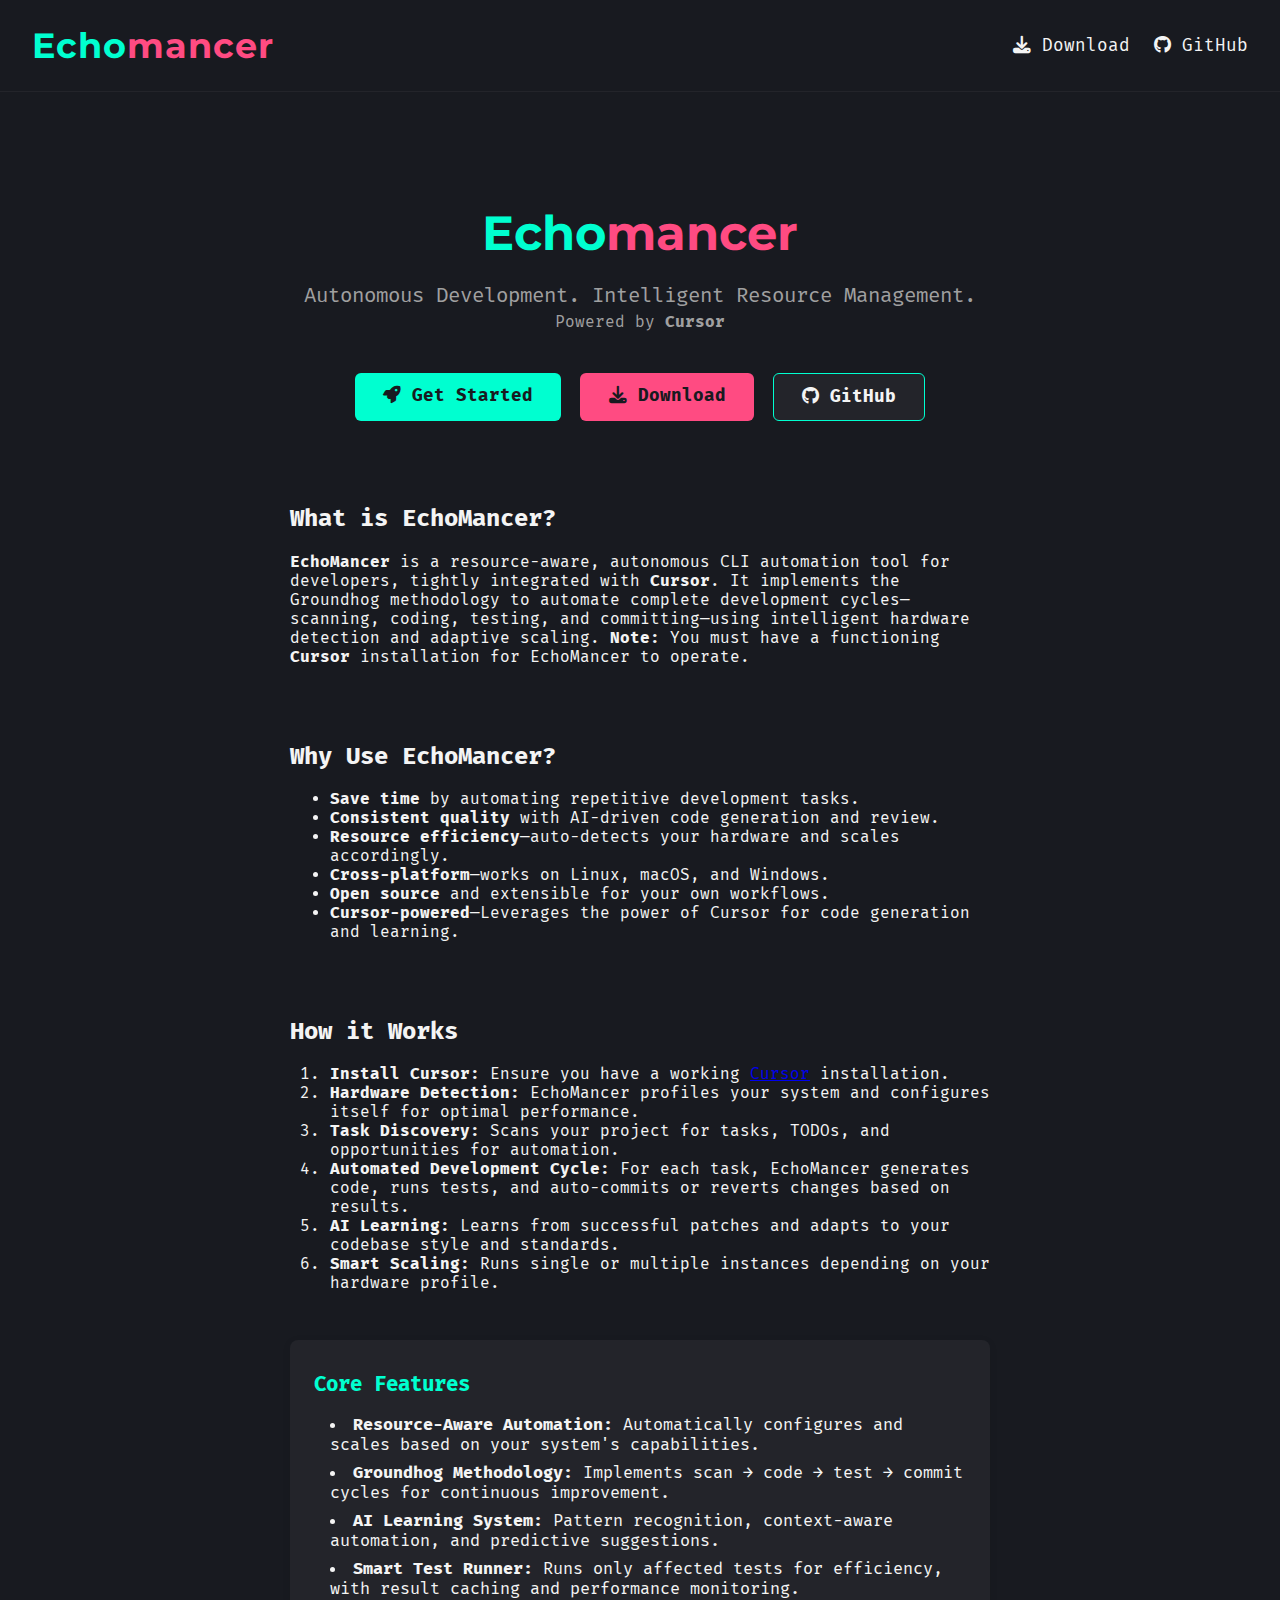
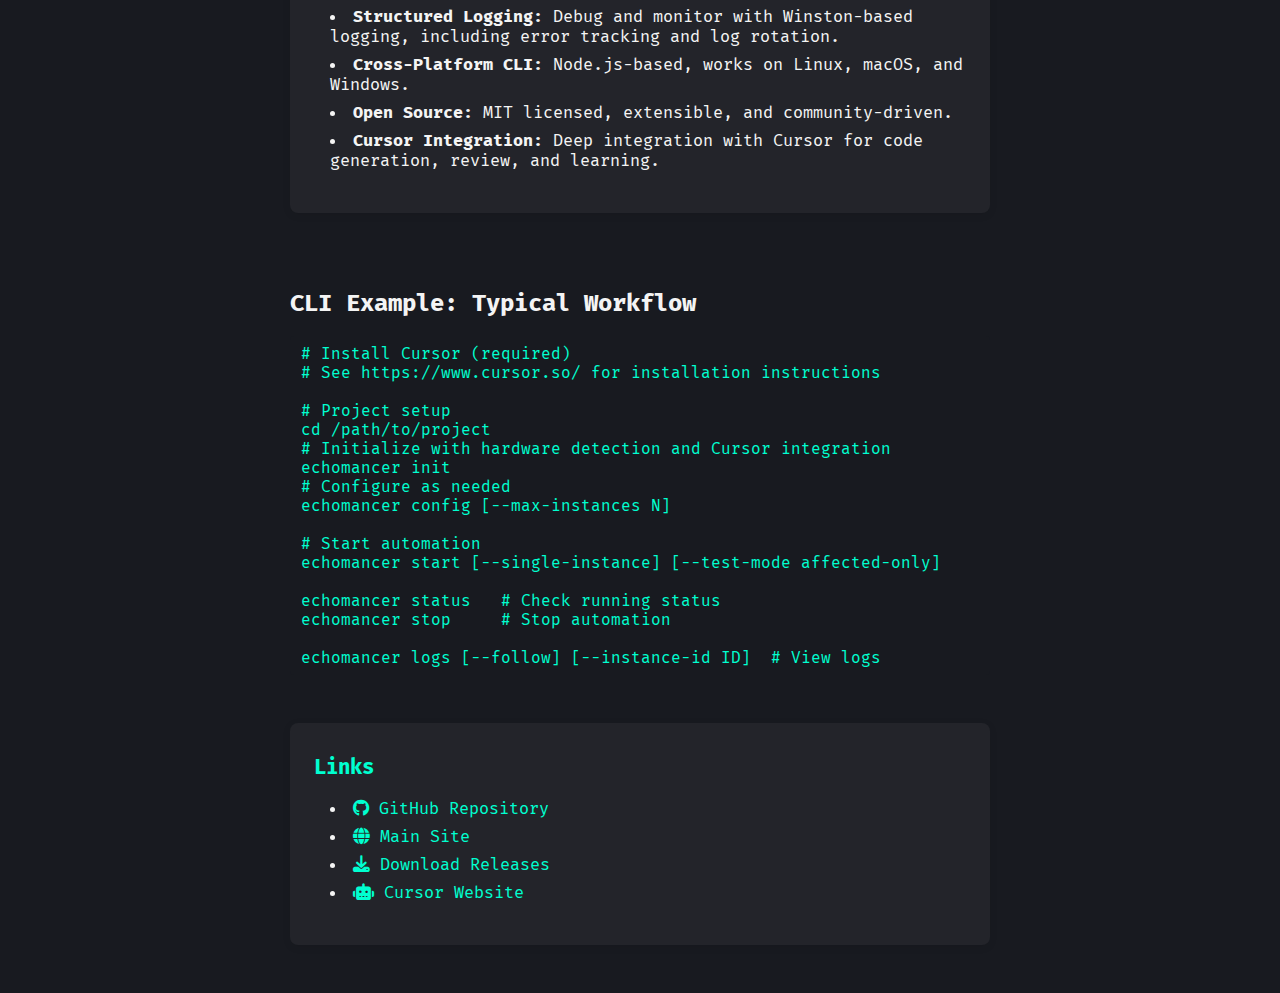
<file: index.html>
<!DOCTYPE html>
<html lang="en">
<head>
  <meta charset="UTF-8">
  <meta name="viewport" content="width=device-width, initial-scale=1.0">
  <title>EchoMancer – Autonomous Development. Intelligent Resource Management.</title>
  <link rel="stylesheet" href="css/style.css">
  <link href="https://fonts.googleapis.com/css2?family=Fira+Mono:wght@400;700&family=Montserrat:wght@700&display=swap" rel="stylesheet">
  <link rel="stylesheet" href="https://cdnjs.cloudflare.com/ajax/libs/font-awesome/6.5.0/css/all.min.css">
</head>
<body>
  <header class="site-header">
    <div class="logo-text">
      <span class="echo">Echo</span><span class="mancer">mancer</span>
    </div>
    <nav>
      <a href="https://github.com/secsovereign/echomancer/releases" class="nav-link" target="_blank"><i class="fa-solid fa-download"></i> Download</a>
      <a href="https://github.com/secsovereign/echomancer" class="nav-link" target="_blank"><i class="fa-brands fa-github"></i> GitHub</a>
    </nav>
  </header>
  <main>
    <section class="hero">
      <h1 class="project-title">
        <span class="echo">Echo</span><span class="mancer">mancer</span>
      </h1>
      <p class="tagline">Autonomous Development. Intelligent Resource Management.<br><span style="font-size:1rem;color:#A0A0A0;">Powered by <strong>Cursor</strong></span></p>
      <div class="cta-buttons">
        <a href="#cli" class="btn btn-primary"><i class="fa-solid fa-rocket"></i> Get Started</a>
        <a href="https://github.com/secsovereign/echomancer/releases" class="btn btn-secondary" target="_blank"><i class="fa-solid fa-download"></i> Download</a>
        <a href="https://github.com/secsovereign/echomancer" class="btn btn-tertiary" target="_blank"><i class="fa-brands fa-github"></i> GitHub</a>
      </div>
    </section>
    <section class="info-section" id="what">
      <h2>What is EchoMancer?</h2>
      <p><strong>EchoMancer</strong> is a resource-aware, autonomous CLI automation tool for developers, tightly integrated with <strong>Cursor</strong>. It implements the Groundhog methodology to automate complete development cycles—scanning, coding, testing, and committing—using intelligent hardware detection and adaptive scaling. <strong>Note:</strong> You must have a functioning <strong>Cursor</strong> installation for EchoMancer to operate.</p>
    </section>
    <section class="info-section" id="why">
      <h2>Why Use EchoMancer?</h2>
      <ul>
        <li><strong>Save time</strong> by automating repetitive development tasks.</li>
        <li><strong>Consistent quality</strong> with AI-driven code generation and review.</li>
        <li><strong>Resource efficiency</strong>—auto-detects your hardware and scales accordingly.</li>
        <li><strong>Cross-platform</strong>—works on Linux, macOS, and Windows.</li>
        <li><strong>Open source</strong> and extensible for your own workflows.</li>
        <li><strong>Cursor-powered</strong>—Leverages the power of Cursor for code generation and learning.</li>
      </ul>
    </section>
    <section class="info-section" id="how">
      <h2>How it Works</h2>
      <ol>
        <li><strong>Install Cursor:</strong> Ensure you have a working <a href="https://www.cursor.so/" target="_blank">Cursor</a> installation.</li>
        <li><strong>Hardware Detection:</strong> EchoMancer profiles your system and configures itself for optimal performance.</li>
        <li><strong>Task Discovery:</strong> Scans your project for tasks, TODOs, and opportunities for automation.</li>
        <li><strong>Automated Development Cycle:</strong> For each task, EchoMancer generates code, runs tests, and auto-commits or reverts changes based on results.</li>
        <li><strong>AI Learning:</strong> Learns from successful patches and adapts to your codebase style and standards.</li>
        <li><strong>Smart Scaling:</strong> Runs single or multiple instances depending on your hardware profile.</li>
      </ol>
    </section>
    <section class="features" id="features">
      <h2>Core Features</h2>
      <ul>
        <li><strong>Resource-Aware Automation:</strong> Automatically configures and scales based on your system's capabilities.</li>
        <li><strong>Groundhog Methodology:</strong> Implements scan → code → test → commit cycles for continuous improvement.</li>
        <li><strong>AI Learning System:</strong> Pattern recognition, context-aware automation, and predictive suggestions.</li>
        <li><strong>Smart Test Runner:</strong> Runs only affected tests for efficiency, with result caching and performance monitoring.</li>
        <li><strong>Structured Logging:</strong> Debug and monitor with Winston-based logging, including error tracking and log rotation.</li>
        <li><strong>Cross-Platform CLI:</strong> Node.js-based, works on Linux, macOS, and Windows.</li>
        <li><strong>Open Source:</strong> MIT licensed, extensible, and community-driven.</li>
        <li><strong>Cursor Integration:</strong> Deep integration with Cursor for code generation, review, and learning.</li>
      </ul>
    </section>
    <section class="info-section" id="cli">
      <h2>CLI Example: Typical Workflow</h2>
      <pre><code># Install Cursor (required)
# See https://www.cursor.so/ for installation instructions

# Project setup
cd /path/to/project
# Initialize with hardware detection and Cursor integration
echomancer init
# Configure as needed
echomancer config [--max-instances N]

# Start automation
echomancer start [--single-instance] [--test-mode affected-only]

echomancer status   # Check running status
echomancer stop     # Stop automation

echomancer logs [--follow] [--instance-id ID]  # View logs
</code></pre>
    </section>
    <section class="links">
      <h2>Links</h2>
      <ul>
        <li><a href="https://github.com/secsovereign/echomancer" target="_blank"><i class="fa-brands fa-github"></i> GitHub Repository</a></li>
        <li><a href="https://echomancer.com" target="_blank"><i class="fa-solid fa-globe"></i> Main Site</a></li>
        <li><a href="https://github.com/secsovereign/echomancer/releases" target="_blank"><i class="fa-solid fa-download"></i> Download Releases</a></li>
        <li><a href="https://www.cursor.so/" target="_blank"><i class="fa-solid fa-robot"></i> Cursor Website</a></li>
      </ul>
    </section>
  </main>
</body>
</html>
</file>
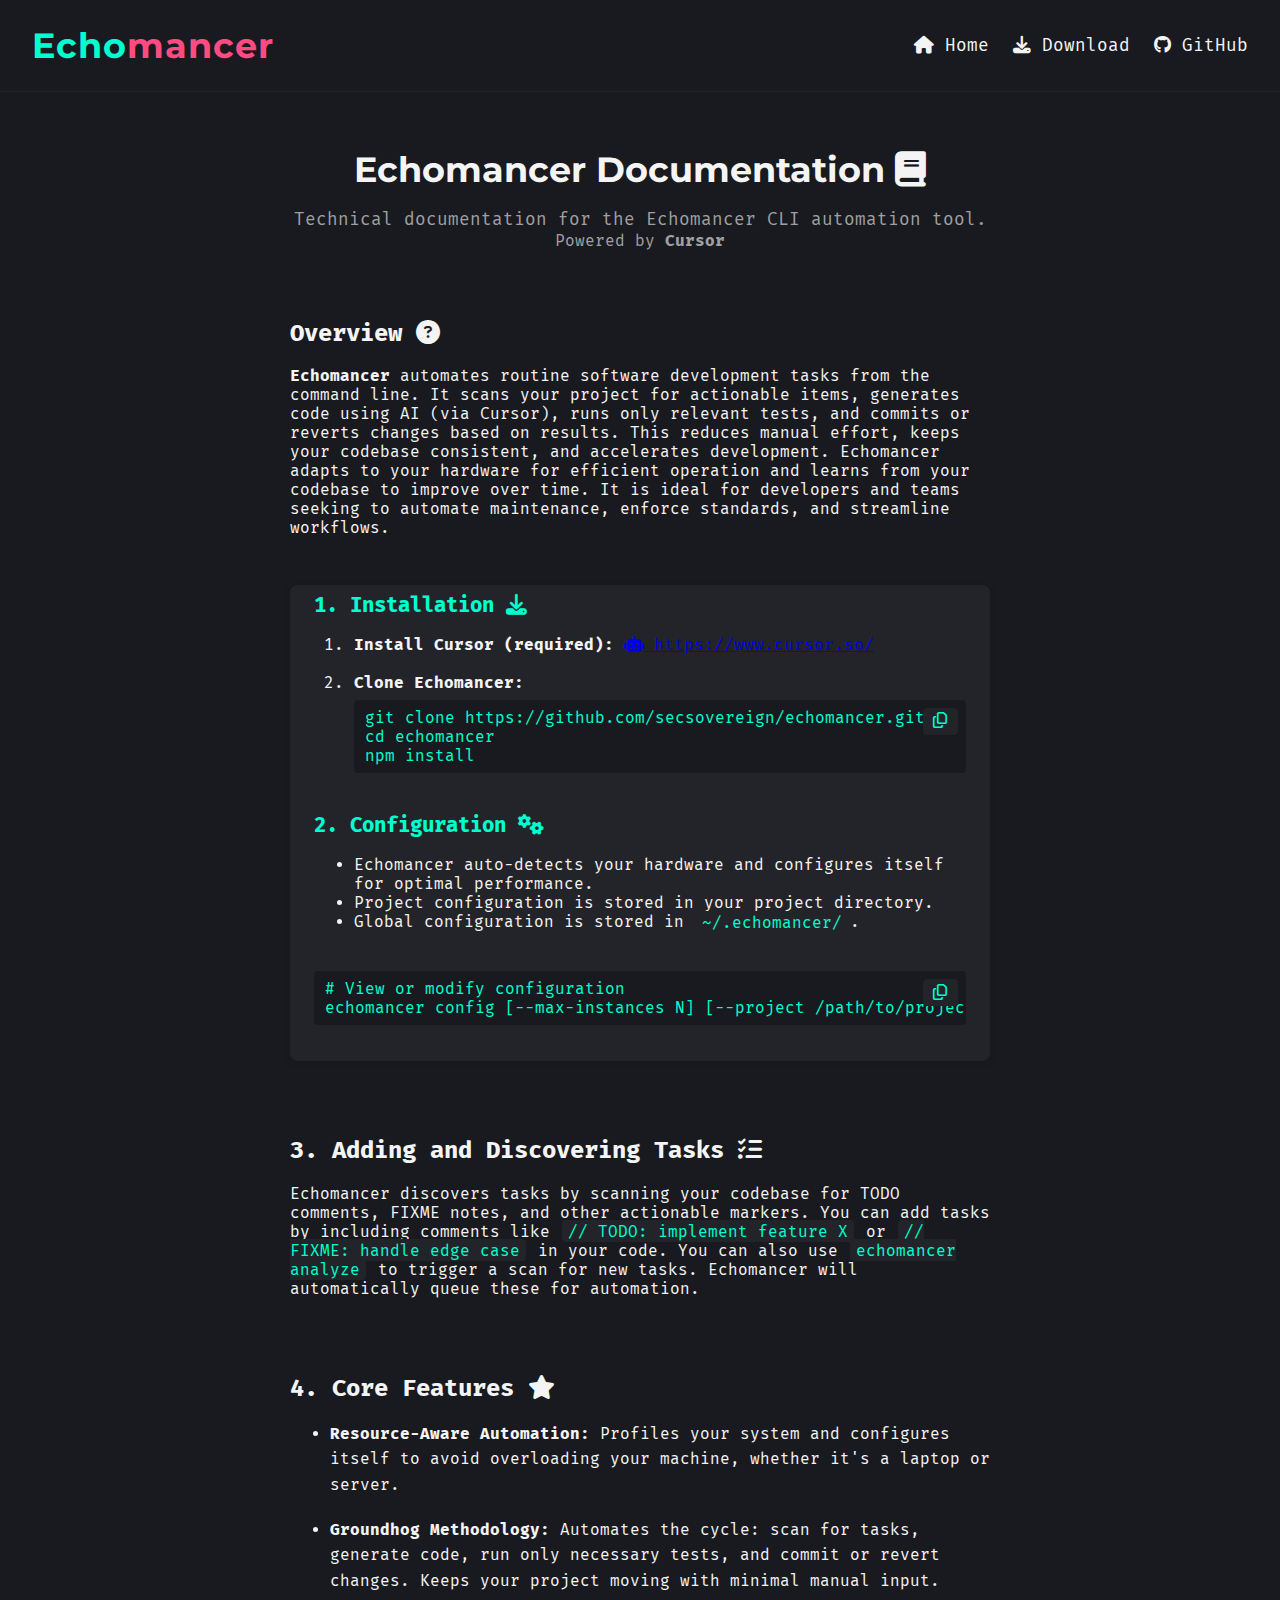
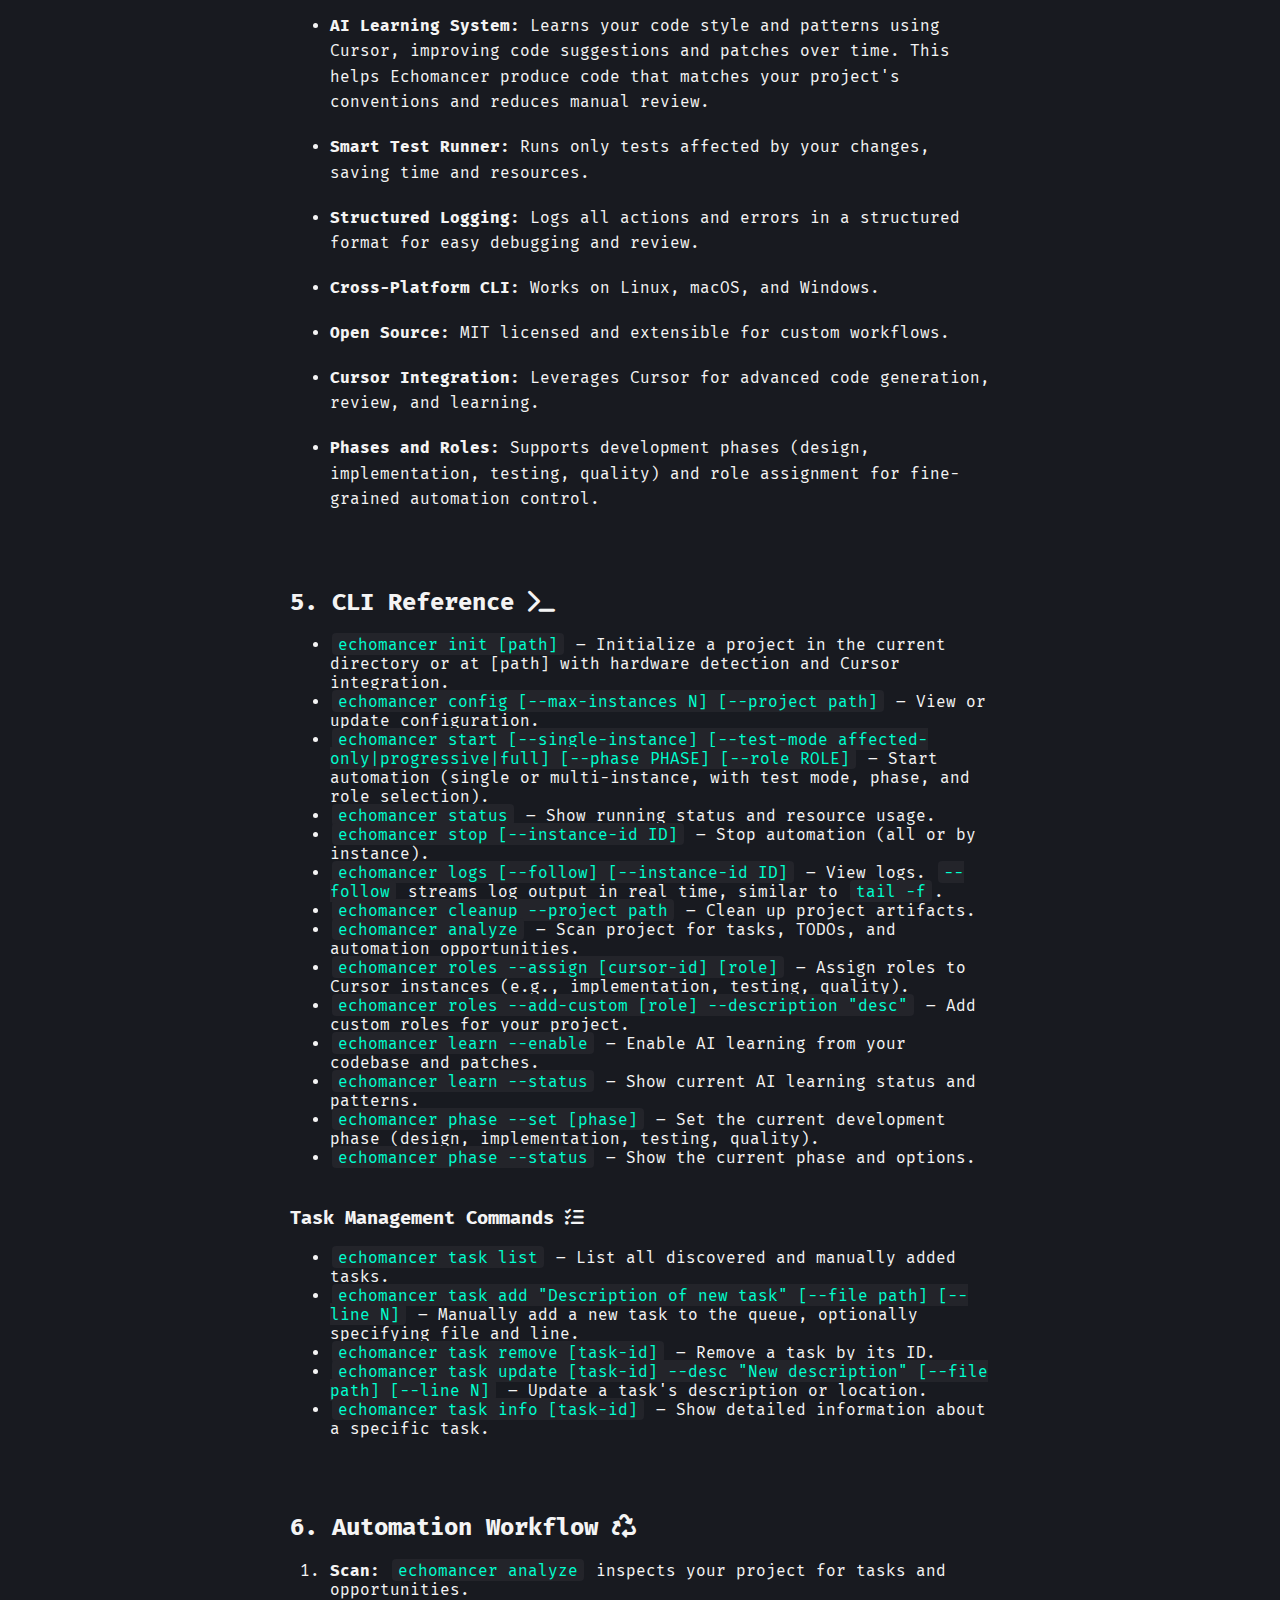
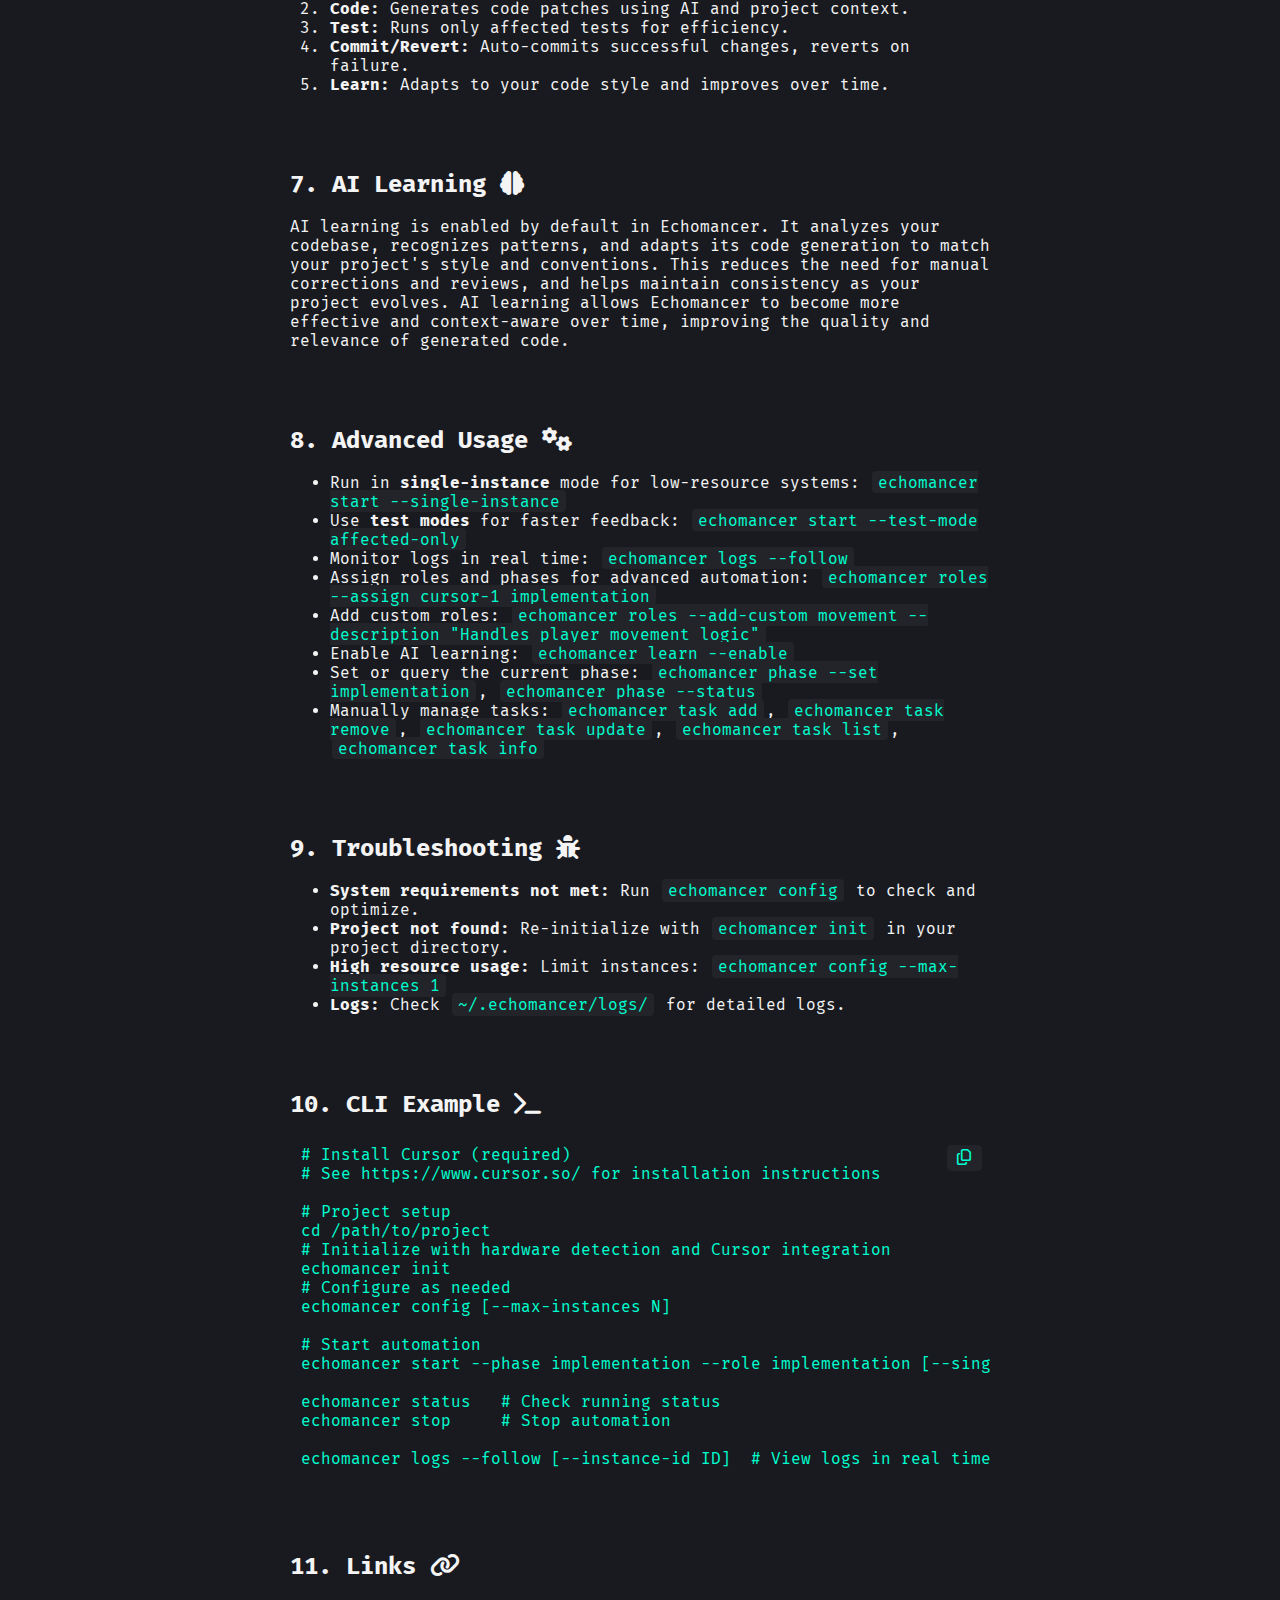
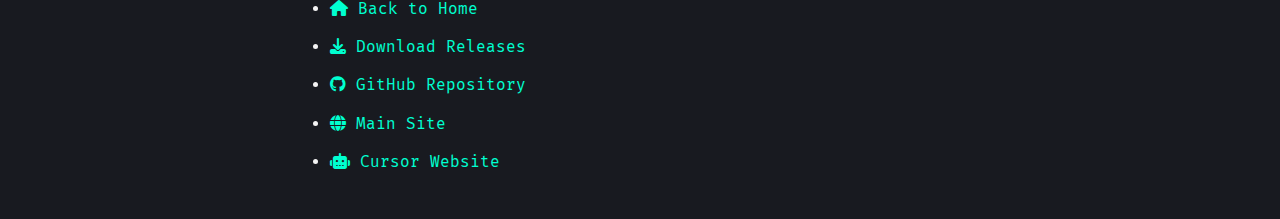
<file: guide.html>
<!DOCTYPE html>
<html lang="en">
<head>
  <meta charset="UTF-8">
  <meta name="viewport" content="width=device-width, initial-scale=1.0">
  <title>Echomancer – Documentation</title>
  <link rel="stylesheet" href="css/style.css">
  <link href="https://fonts.googleapis.com/css2?family=Fira+Mono:wght@400;700&family=Montserrat:wght@700&display=swap" rel="stylesheet">
  <link rel="stylesheet" href="https://cdnjs.cloudflare.com/ajax/libs/font-awesome/6.5.0/css/all.min.css">
  <script>
    // Copy button logic for all code blocks
    document.addEventListener('DOMContentLoaded', function() {
      document.querySelectorAll('pre code').forEach(function(codeBlock) {
        var button = document.createElement('button');
        button.className = 'copy-btn';
        button.innerHTML = '<i class="fa-regular fa-copy"></i>';
        button.title = 'Copy to clipboard';
        button.onclick = function() {
          navigator.clipboard.writeText(codeBlock.innerText);
          button.innerHTML = '<i class="fa-solid fa-check"></i>';
          setTimeout(function() {
            button.innerHTML = '<i class="fa-regular fa-copy"></i>';
          }, 1200);
        };
        var pre = codeBlock.parentNode;
        pre.style.position = 'relative';
        button.style.position = 'absolute';
        button.style.top = '8px';
        button.style.right = '8px';
        pre.appendChild(button);
      });
    });
  </script>
</head>
<body>
  <header class="site-header">
    <div class="logo-text">
      <span class="echo">Echo</span><span class="mancer">mancer</span>
    </div>
    <nav>
      <a href="https://echomancer.com" class="nav-link"><i class="fa-solid fa-house"></i> Home</a>
      <a href="https://github.com/secsovereign/echomancer/releases" class="nav-link" target="_blank"><i class="fa-solid fa-download"></i> Download</a>
      <a href="https://github.com/secsovereign/echomancer" class="nav-link" target="_blank"><i class="fa-brands fa-github"></i> GitHub</a>
    </nav>
  </header>
  <main>
    <section class="guide-hero">
      <h1>Echomancer Documentation <i class="fa-solid fa-book"></i></h1>
      <p>Technical documentation for the Echomancer CLI automation tool.<br><span style="font-size:1rem;color:#A0A0A0;">Powered by <strong>Cursor</strong></span></p>
    </section>
    <section class="info-section" id="overview">
      <h2>Overview <i class="fa-solid fa-circle-question"></i></h2>
      <p><strong>Echomancer</strong> automates routine software development tasks from the command line. It scans your project for actionable items, generates code using AI (via Cursor), runs only relevant tests, and commits or reverts changes based on results. This reduces manual effort, keeps your codebase consistent, and accelerates development. Echomancer adapts to your hardware for efficient operation and learns from your codebase to improve over time. It is ideal for developers and teams seeking to automate maintenance, enforce standards, and streamline workflows.</p>
    </section>
    <section class="quickstart">
      <h2>1. Installation <i class="fa-solid fa-download"></i></h2>
      <ol style="margin-bottom:2.5rem;">
        <li style="margin-bottom:1.2rem;"><strong>Install Cursor (required):</strong> <a href="https://www.cursor.so/" target="_blank"><i class="fa-solid fa-robot"></i> https://www.cursor.so/</a></li>
        <li style="margin-bottom:1.2rem;"><strong>Clone Echomancer:</strong> <pre><code>git clone https://github.com/secsovereign/echomancer.git
cd echomancer
npm install
</code></pre></li>
      </ol>
      <h2 style="margin-top:2.5rem;">2. Configuration <i class="fa-solid fa-gears"></i></h2>
      <ul style="margin-bottom:2.5rem;">
        <li>Echomancer auto-detects your hardware and configures itself for optimal performance.</li>
        <li>Project configuration is stored in your project directory.</li>
        <li>Global configuration is stored in <code>~/.echomancer/</code>.</li>
      </ul>
      <pre><code># View or modify configuration
echomancer config [--max-instances N] [--project /path/to/project]
</code></pre>
    </section>
    <section class="info-section" id="tasks">
      <h2>3. Adding and Discovering Tasks <i class="fa-solid fa-list-check"></i></h2>
      <p>Echomancer discovers tasks by scanning your codebase for TODO comments, FIXME notes, and other actionable markers. You can add tasks by including comments like <code>// TODO: implement feature X</code> or <code>// FIXME: handle edge case</code> in your code. You can also use <code>echomancer analyze</code> to trigger a scan for new tasks. Echomancer will automatically queue these for automation.</p>
    </section>
    <section class="info-section" id="features">
      <h2>4. Core Features <i class="fa-solid fa-star"></i></h2>
      <ul class="features-list" style="margin-bottom:2.5rem;">
        <li><strong>Resource-Aware Automation:</strong> Profiles your system and configures itself to avoid overloading your machine, whether it's a laptop or server.</li>
        <li><strong>Groundhog Methodology:</strong> Automates the cycle: scan for tasks, generate code, run only necessary tests, and commit or revert changes. Keeps your project moving with minimal manual input.</li>
        <li><strong>AI Learning System:</strong> Learns your code style and patterns using Cursor, improving code suggestions and patches over time. This helps Echomancer produce code that matches your project's conventions and reduces manual review.</li>
        <li><strong>Smart Test Runner:</strong> Runs only tests affected by your changes, saving time and resources.</li>
        <li><strong>Structured Logging:</strong> Logs all actions and errors in a structured format for easy debugging and review.</li>
        <li><strong>Cross-Platform CLI:</strong> Works on Linux, macOS, and Windows.</li>
        <li><strong>Open Source:</strong> MIT licensed and extensible for custom workflows.</li>
        <li><strong>Cursor Integration:</strong> Leverages Cursor for advanced code generation, review, and learning.</li>
        <li><strong>Phases and Roles:</strong> Supports development phases (design, implementation, testing, quality) and role assignment for fine-grained automation control.</li>
      </ul>
    </section>
    <section class="info-section" id="cli">
      <h2>5. CLI Reference <i class="fa-solid fa-terminal"></i></h2>
      <ul style="margin-bottom:2.5rem;">
        <li><code>echomancer init [path]</code> – Initialize a project in the current directory or at [path] with hardware detection and Cursor integration.</li>
        <li><code>echomancer config [--max-instances N] [--project path]</code> – View or update configuration.</li>
        <li><code>echomancer start [--single-instance] [--test-mode affected-only|progressive|full] [--phase PHASE] [--role ROLE]</code> – Start automation (single or multi-instance, with test mode, phase, and role selection).</li>
        <li><code>echomancer status</code> – Show running status and resource usage.</li>
        <li><code>echomancer stop [--instance-id ID]</code> – Stop automation (all or by instance).</li>
        <li><code>echomancer logs [--follow] [--instance-id ID]</code> – View logs. <code>--follow</code> streams log output in real time, similar to <code>tail -f</code>.</li>
        <li><code>echomancer cleanup --project path</code> – Clean up project artifacts.</li>
        <li><code>echomancer analyze</code> – Scan project for tasks, TODOs, and automation opportunities.</li>
        <li><code>echomancer roles --assign [cursor-id] [role]</code> – Assign roles to Cursor instances (e.g., implementation, testing, quality).</li>
        <li><code>echomancer roles --add-custom [role] --description "desc"</code> – Add custom roles for your project.</li>
        <li><code>echomancer learn --enable</code> – Enable AI learning from your codebase and patches.</li>
        <li><code>echomancer learn --status</code> – Show current AI learning status and patterns.</li>
        <li><code>echomancer phase --set [phase]</code> – Set the current development phase (design, implementation, testing, quality).</li>
        <li><code>echomancer phase --status</code> – Show the current phase and options.</li>
      </ul>
      <h3>Task Management Commands <i class="fa-solid fa-tasks"></i></h3>
      <ul style="margin-bottom:2.5rem;">
        <li><code>echomancer task list</code> – List all discovered and manually added tasks.</li>
        <li><code>echomancer task add "Description of new task" [--file path] [--line N]</code> – Manually add a new task to the queue, optionally specifying file and line.</li>
        <li><code>echomancer task remove [task-id]</code> – Remove a task by its ID.</li>
        <li><code>echomancer task update [task-id] --desc "New description" [--file path] [--line N]</code> – Update a task's description or location.</li>
        <li><code>echomancer task info [task-id]</code> – Show detailed information about a specific task.</li>
      </ul>
    </section>
    <section class="info-section" id="workflow">
      <h2>6. Automation Workflow <i class="fa-solid fa-recycle"></i></h2>
      <ol style="margin-bottom:2.5rem;">
        <li><strong>Scan:</strong> <code>echomancer analyze</code> inspects your project for tasks and opportunities.</li>
        <li><strong>Code:</strong> Generates code patches using AI and project context.</li>
        <li><strong>Test:</strong> Runs only affected tests for efficiency.</li>
        <li><strong>Commit/Revert:</strong> Auto-commits successful changes, reverts on failure.</li>
        <li><strong>Learn:</strong> Adapts to your code style and improves over time.</li>
      </ol>
    </section>
    <section class="info-section" id="ai-learning">
      <h2>7. AI Learning <i class="fa-solid fa-brain"></i></h2>
      <p>AI learning is enabled by default in Echomancer. It analyzes your codebase, recognizes patterns, and adapts its code generation to match your project's style and conventions. This reduces the need for manual corrections and reviews, and helps maintain consistency as your project evolves. AI learning allows Echomancer to become more effective and context-aware over time, improving the quality and relevance of generated code.</p>
    </section>
    <section class="info-section" id="advanced">
      <h2>8. Advanced Usage <i class="fa-solid fa-cogs"></i></h2>
      <ul style="margin-bottom:2.5rem;">
        <li>Run in <strong>single-instance</strong> mode for low-resource systems: <code>echomancer start --single-instance</code></li>
        <li>Use <strong>test modes</strong> for faster feedback: <code>echomancer start --test-mode affected-only</code></li>
        <li>Monitor logs in real time: <code>echomancer logs --follow</code></li>
        <li>Assign roles and phases for advanced automation: <code>echomancer roles --assign cursor-1 implementation</code></li>
        <li>Add custom roles: <code>echomancer roles --add-custom movement --description "Handles player movement logic"</code></li>
        <li>Enable AI learning: <code>echomancer learn --enable</code></li>
        <li>Set or query the current phase: <code>echomancer phase --set implementation</code>, <code>echomancer phase --status</code></li>
        <li>Manually manage tasks: <code>echomancer task add</code>, <code>echomancer task remove</code>, <code>echomancer task update</code>, <code>echomancer task list</code>, <code>echomancer task info</code></li>
      </ul>
    </section>
    <section class="info-section" id="troubleshooting">
      <h2>9. Troubleshooting <i class="fa-solid fa-bug"></i></h2>
      <ul style="margin-bottom:2.5rem;">
        <li><strong>System requirements not met:</strong> Run <code>echomancer config</code> to check and optimize.</li>
        <li><strong>Project not found:</strong> Re-initialize with <code>echomancer init</code> in your project directory.</li>
        <li><strong>High resource usage:</strong> Limit instances: <code>echomancer config --max-instances 1</code></li>
        <li><strong>Logs:</strong> Check <code>~/.echomancer/logs/</code> for detailed logs.</li>
      </ul>
    </section>
    <section class="info-section" id="cli-example">
      <h2>10. CLI Example <i class="fa-solid fa-terminal"></i></h2>
      <pre><code># Install Cursor (required)
# See https://www.cursor.so/ for installation instructions

# Project setup
cd /path/to/project
# Initialize with hardware detection and Cursor integration
echomancer init
# Configure as needed
echomancer config [--max-instances N]

# Start automation
echomancer start --phase implementation --role implementation [--single-instance] [--test-mode affected-only]

echomancer status   # Check running status
echomancer stop     # Stop automation

echomancer logs --follow [--instance-id ID]  # View logs in real time
</code></pre>
    </section>
    <section class="info-section" id="links">
      <h2>11. Links <i class="fa-solid fa-link"></i></h2>
      <ul class="links-list" style="margin-bottom:2.5rem;">
        <li><a href="index.html"><i class="fa-solid fa-house"></i> Back to Home</a></li>
        <li><a href="https://github.com/secsovereign/echomancer/releases" target="_blank"><i class="fa-solid fa-download"></i> Download Releases</a></li>
        <li><a href="https://github.com/secsovereign/echomancer" target="_blank"><i class="fa-brands fa-github"></i> GitHub Repository</a></li>
        <li><a href="https://echomancer.com" target="_blank"><i class="fa-solid fa-globe"></i> Main Site</a></li>
        <li><a href="https://www.cursor.so/" target="_blank"><i class="fa-solid fa-robot"></i> Cursor Website</a></li>
      </ul>
    </section>
  </main>
</body>
</html>
</file>
<file: css/style.css>
body {
  background: #181A20;
  color: #F4F4F4;
  font-family: 'Fira Mono', 'Montserrat', 'Consolas', monospace;
  margin: 0;
  padding: 0;
  min-height: 100vh;
}

.site-header {
  display: flex;
  justify-content: space-between;
  align-items: center;
  padding: 1.5rem 2rem 1.5rem 2rem;
  background: #181A20;
  border-bottom: 1px solid #23242a;
}

.logo-text {
  font-family: 'Montserrat', 'Fira Mono', monospace;
  font-size: 2.2rem;
  font-weight: 700;
  letter-spacing: 1px;
}
.echo {
  color: #00FFD0;
}
.mancer {
  color: #FF4B82;
}

nav {
  display: flex;
  gap: 1.5rem;
}
.nav-link {
  color: #F4F4F4;
  text-decoration: none;
  font-size: 1.1rem;
  font-family: 'Fira Mono', monospace;
  transition: color 0.2s;
}
.nav-link:hover {
  color: #00FFD0;
}

main {
  max-width: 700px;
  margin: 3.5rem auto 0 auto;
  padding: 0 1.5rem;
}

.hero {
  text-align: center;
  margin-bottom: 3.5rem;
  padding-top: 1.5rem;
}
.project-title {
  font-size: 3rem;
  font-family: 'Montserrat', 'Fira Mono', monospace;
  font-weight: 700;
  margin-bottom: 0.5rem;
}
.tagline {
  color: #A0A0A0;
  font-size: 1.3rem;
  margin-bottom: 2.5rem;
}
.cta-buttons {
  display: flex;
  justify-content: center;
  gap: 1.2rem;
  margin-bottom: 2.5rem;
}
.btn {
  display: inline-block;
  padding: 0.7em 1.6em;
  border-radius: 6px;
  font-size: 1.1rem;
  font-family: 'Fira Mono', monospace;
  font-weight: 700;
  text-decoration: none;
  transition: background 0.2s, color 0.2s;
  border: none;
  cursor: pointer;
}
.btn-primary {
  background: #00FFD0;
  color: #181A20;
}
.btn-primary:hover {
  background: #00c9a7;
}
.btn-secondary {
  background: #FF4B82;
  color: #181A20;
}
.btn-secondary:hover {
  background: #d9366a;
}
.btn-tertiary {
  background: #23242a;
  color: #F4F4F4;
  border: 1px solid #00FFD0;
}
.btn-tertiary:hover {
  background: #181A20;
  color: #00FFD0;
}

.features, .links, .quickstart {
  background: #23242a;
  border-radius: 8px;
  padding: 2rem 1.5rem 1.7rem 1.5rem;
  margin-bottom: 3rem;
  box-shadow: 0 2px 8px rgba(0,0,0,0.08);
}
.features h2, .links h2, .quickstart h2 {
  color: #00FFD0;
  font-size: 1.3rem;
  margin-top: 0;
}
.features ul, .links ul {
  list-style: disc inside;
  padding-left: 1rem;
}
.features li, .links li {
  margin-bottom: 0.5rem;
  color: #F4F4F4;
  font-size: 1.05rem;
}
.links a, .links-list a {
  color: #00FFD0;
  text-decoration: none;
  transition: color 0.2s;
}
.links a:hover, .links-list a:hover {
  color: #FF4B82;
  text-decoration: underline;
}

.features-list {
  margin-bottom: 2.5rem;
}
.features-list li {
  margin-bottom: 1.2rem;
  line-height: 1.6;
}

.links-list {
  margin-bottom: 2.5rem;
}
.links-list li {
  margin-bottom: 1.2rem;
}

.copy-btn {
  background: #23242a;
  color: #00FFD0;
  border: 1px solid #23242a;
  border-radius: 4px;
  padding: 0.2em 0.6em;
  font-size: 1rem;
  cursor: pointer;
  transition: background 0.2s, color 0.2s;
  z-index: 2;
}
.copy-btn:hover {
  background: #181A20;
  color: #FF4B82;
  border: 1px solid #00FFD0;
}

.info-section, .quickstart {
  margin-bottom: 3rem;
  padding-top: 0.5rem;
}
.info-section h2 {
  margin-bottom: 1.2rem;
}

.guide-hero {
  text-align: center;
  margin-bottom: 2.5rem;
}
.guide-hero h1 {
  font-size: 2.2rem;
  font-family: 'Montserrat', 'Fira Mono', monospace;
  font-weight: 700;
  margin-bottom: 0.5rem;
}
.guide-hero p {
  color: #A0A0A0;
  font-size: 1.1rem;
}

pre {
  background: #181A20;
  color: #00FFD0;
  font-family: 'Fira Mono', monospace;
  font-size: 1rem;
  border-radius: 4px;
  padding: 0.5em 0.7em;
  margin: 0.5em 0;
  display: block;
  overflow-x: auto;
  position: relative;
}
pre code {
  display: block;
  background: none;
  color: inherit;
  padding: 0;
  margin: 0;
  border-radius: 0;
}
code {
  background: #23242a;
  color: #00FFD0;
  font-family: 'Fira Mono', monospace;
  font-size: 1em;
  border-radius: 4px;
  padding: 0.1em 0.4em;
  margin: 0 0.1em;
  display: inline;
}

@media (max-width: 600px) {
  .site-header {
    flex-direction: column;
    align-items: flex-start;
    gap: 1rem;
    padding: 1rem;
  }
  main {
    padding: 0 0.5rem;
  }
  .cta-buttons {
    flex-direction: column;
    gap: 0.7rem;
  }
  .features, .links, .quickstart {
    padding: 1.2rem 0.7rem 1.2rem 0.7rem;
    margin-bottom: 2rem;
  }
  .info-section {
    margin-bottom: 2rem;
  }
}
</file>
